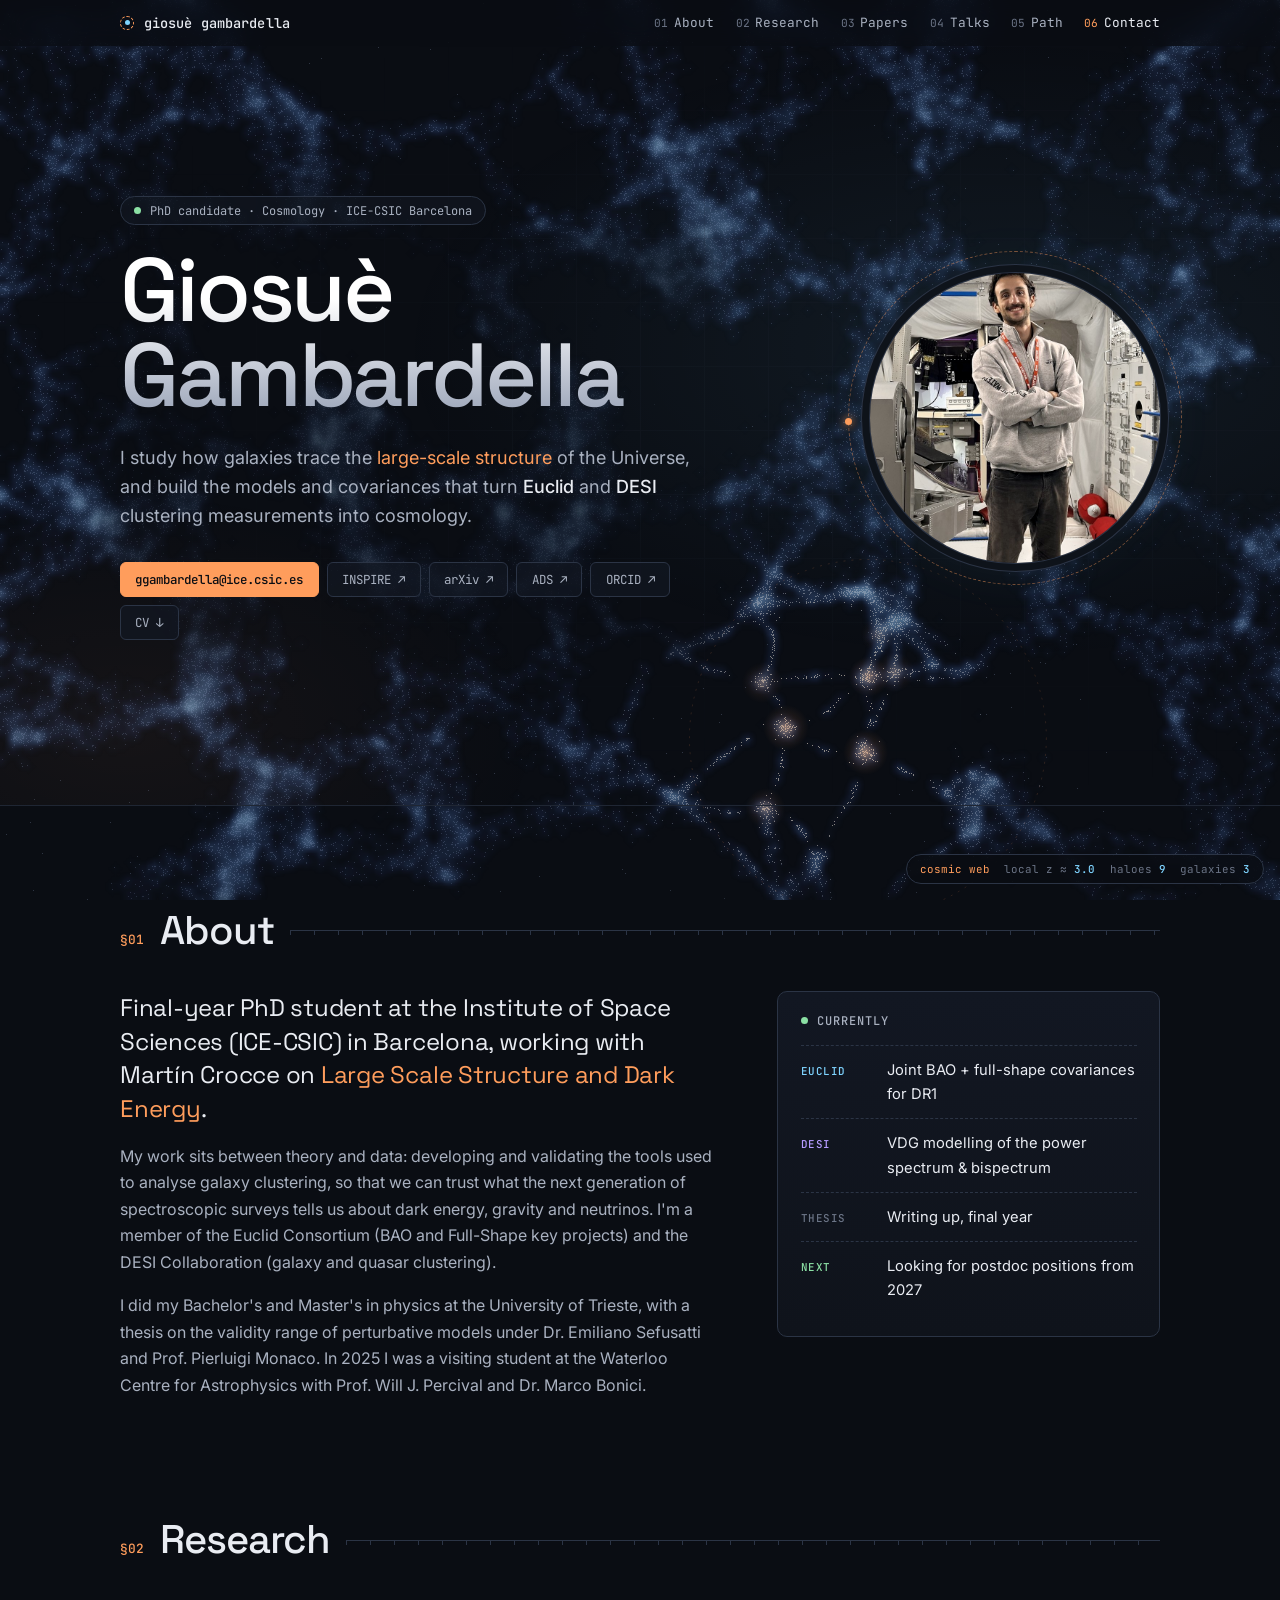
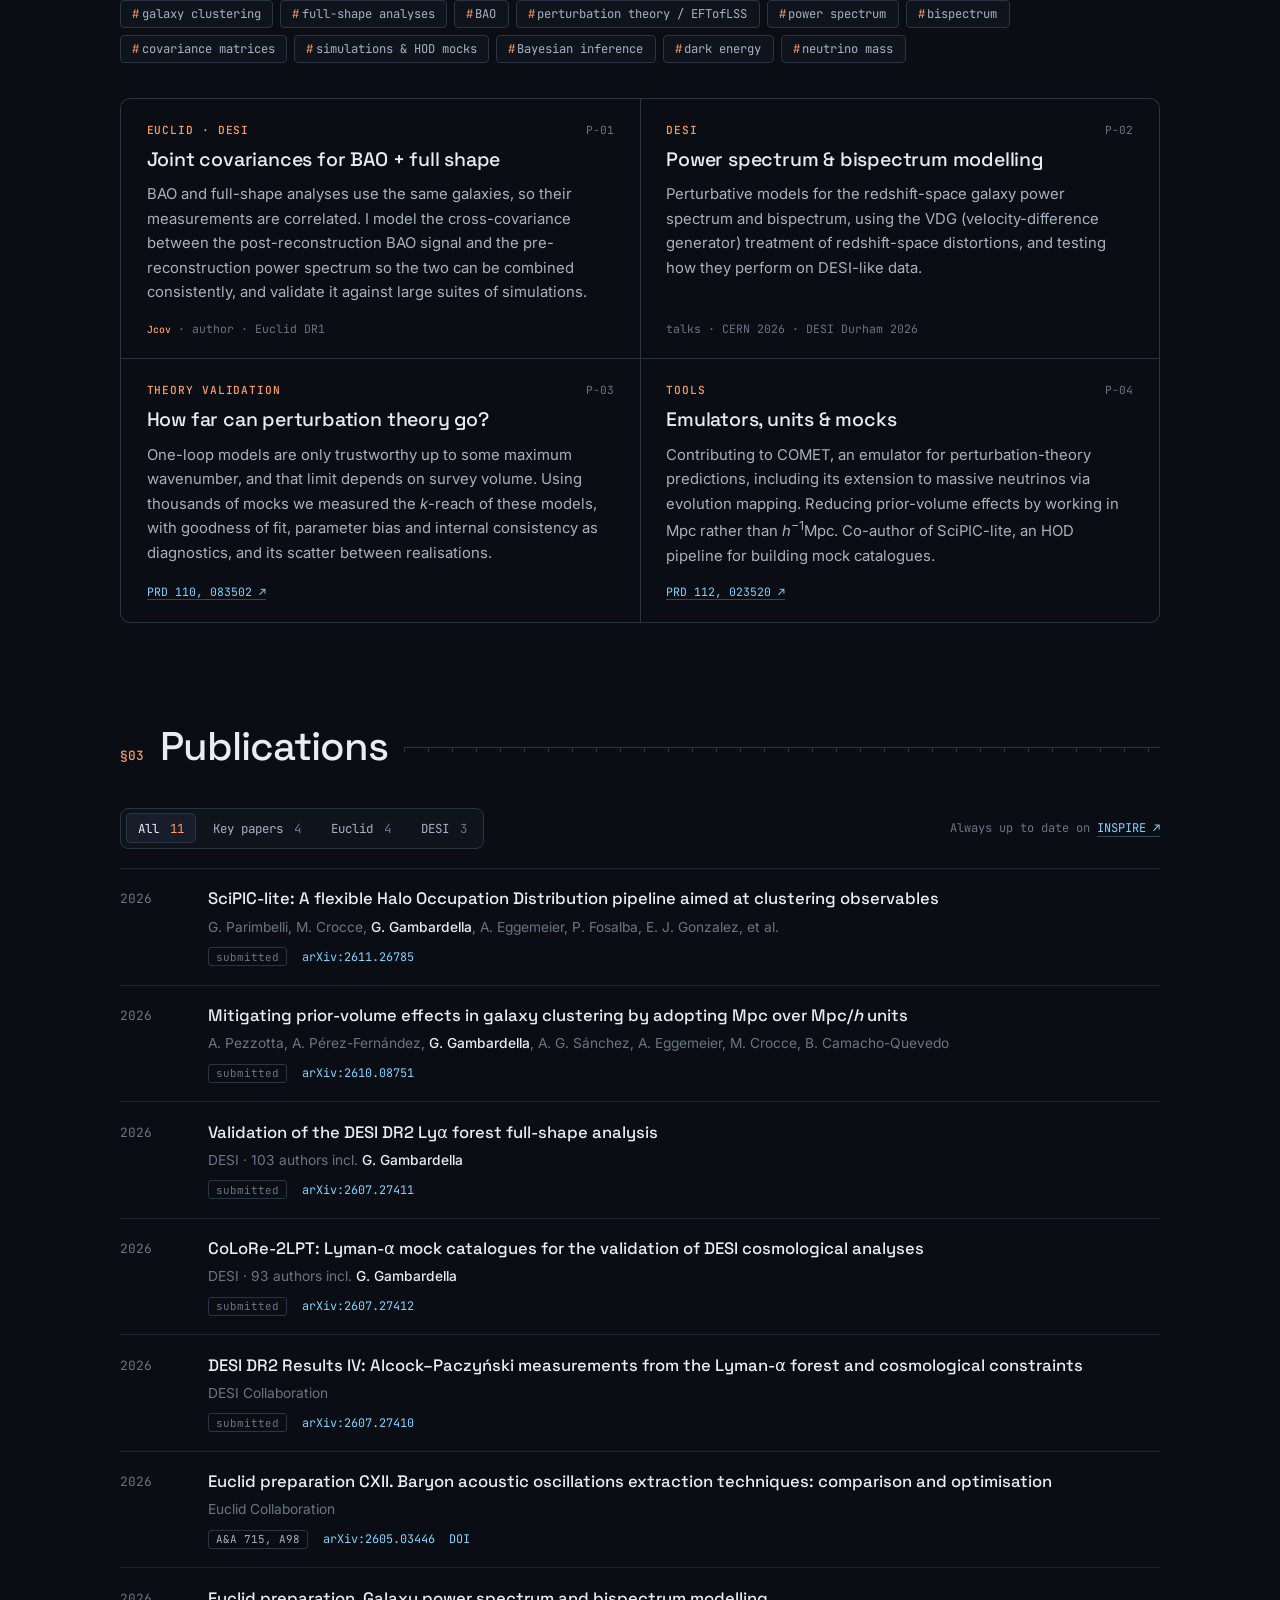
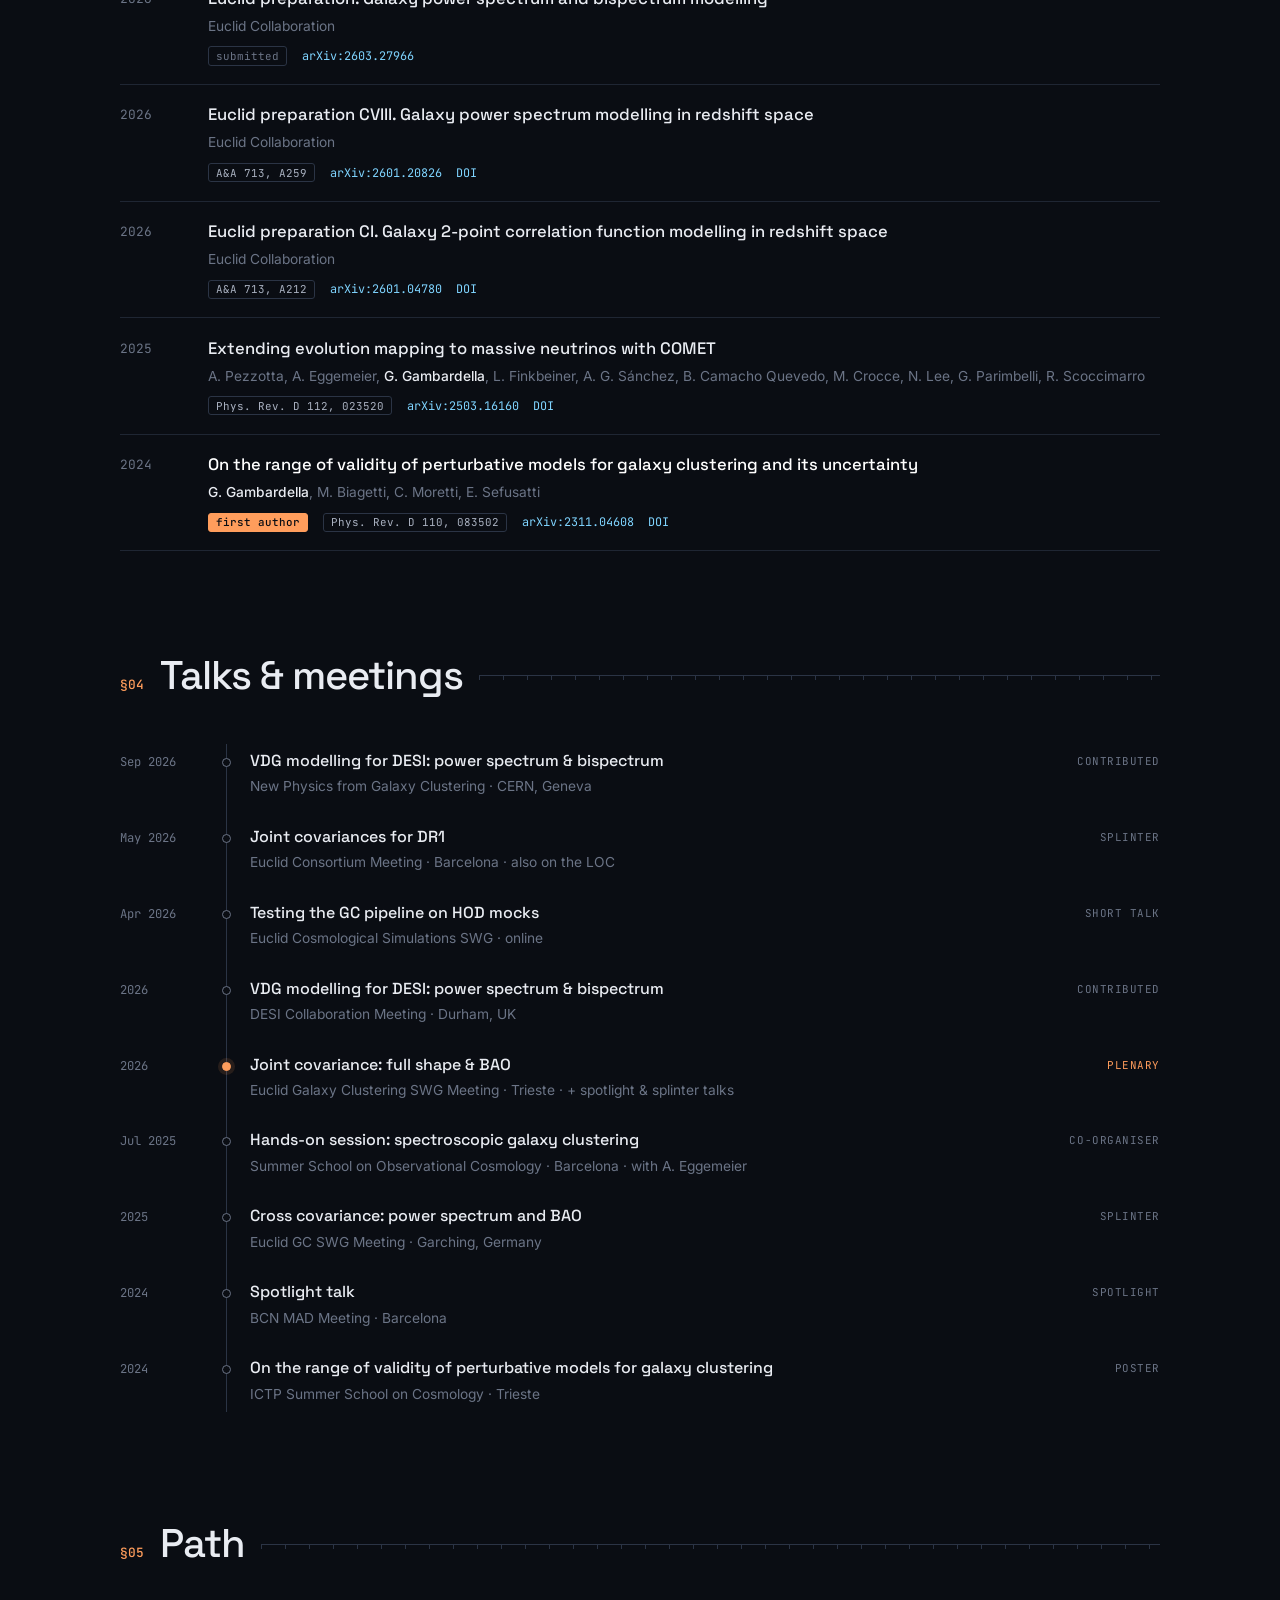
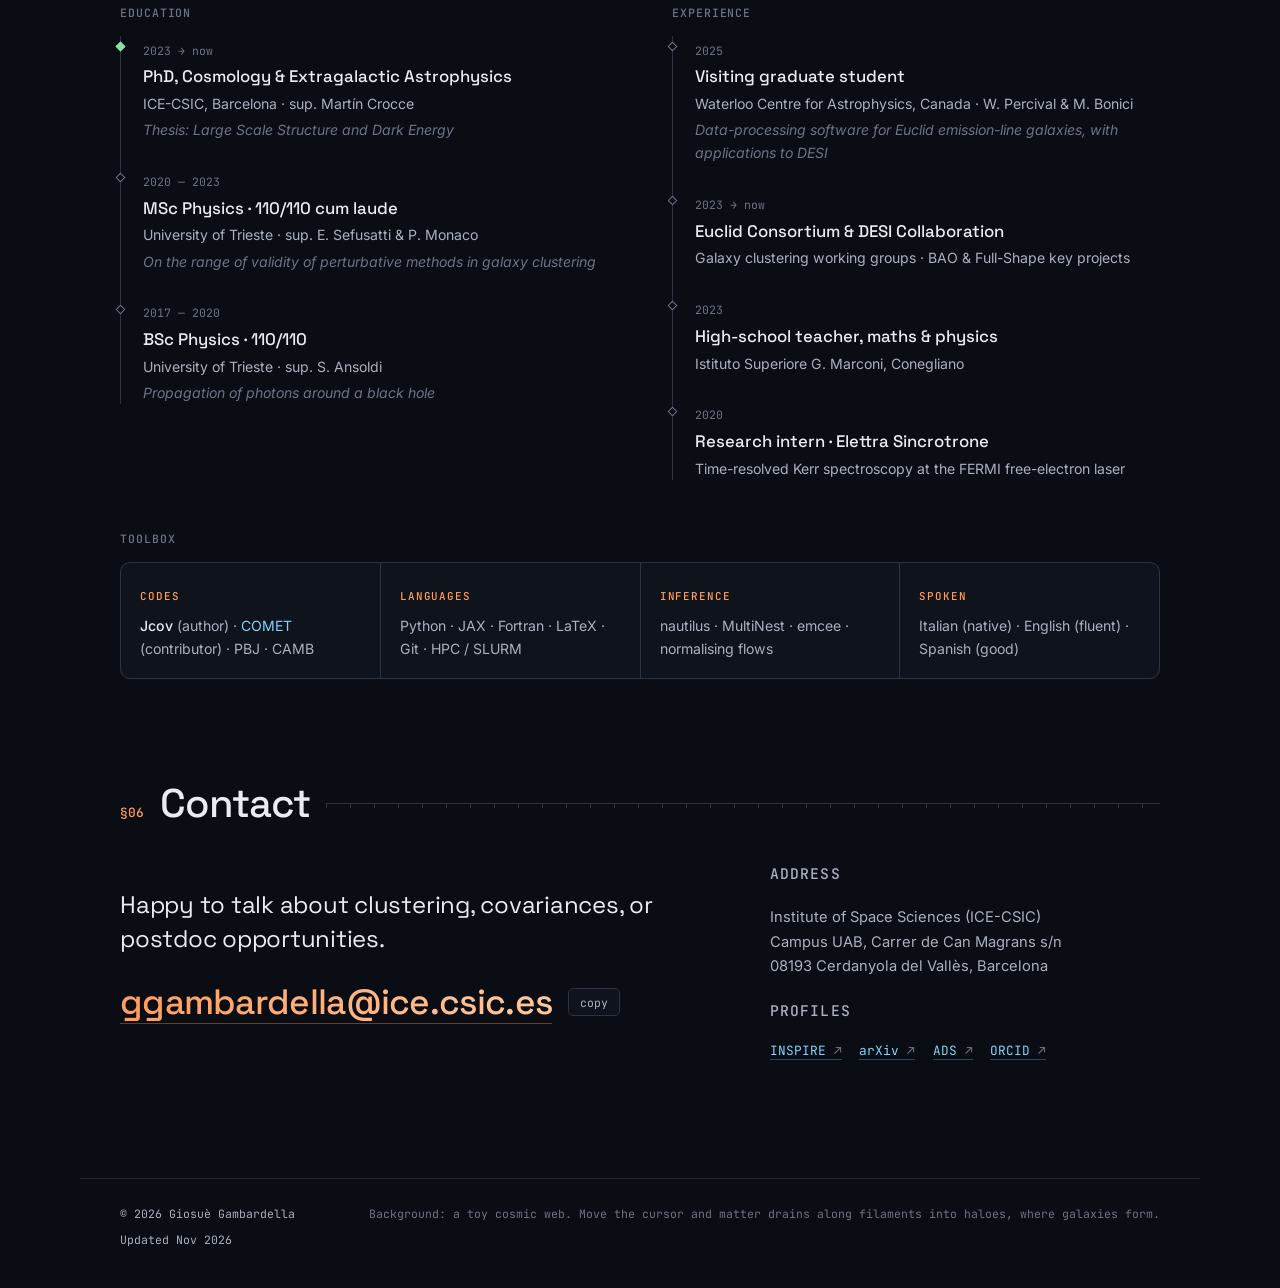
<file: index.html>
<!DOCTYPE html>
<html lang="en">
<head>
  <meta charset="utf-8">
  <meta name="viewport" content="width=device-width, initial-scale=1">
  <title>Giosuè Gambardella · Cosmologist, ICE-CSIC Barcelona</title>
  <meta name="description" content="Giosuè Gambardella (Giosue Gambardella) — PhD candidate in cosmology at ICE-CSIC, Barcelona. Galaxy clustering, perturbation theory and covariances for Euclid and DESI.">
  <meta property="og:title" content="Giosuè Gambardella · Cosmology">
  <meta property="og:description" content="Galaxy clustering, perturbation theory and covariances for Euclid and DESI.">
  <meta property="og:type" content="website">
  <link rel="canonical" href="https://ggambardella.github.io/">
  <meta property="og:url" content="https://ggambardella.github.io/">
  <meta name="author" content="Giosuè Gambardella">
  <!-- Google Search Console: paste your verification tag here, e.g.
  <meta name="google-site-verification" content="..."> -->
  <script type="application/ld+json">
  {
    "@context": "https://schema.org",
    "@type": "Person",
    "name": "Giosuè Gambardella",
    "alternateName": ["Giosue Gambardella", "G. Gambardella"],
    "url": "https://ggambardella.github.io/",
    "image": "https://ggambardella.github.io/profile.jpg",
    "jobTitle": "PhD candidate in Cosmology",
    "email": "mailto:ggambardella@ice.csic.es",
    "affiliation": {
      "@type": "Organization",
      "name": "Institute of Space Sciences (ICE-CSIC)",
      "url": "https://www.ice.csic.es/"
    },
    "alumniOf": { "@type": "CollegeOrUniversity", "name": "University of Trieste" },
    "knowsAbout": ["Cosmology", "Large-scale structure", "Galaxy clustering", "Baryon acoustic oscillations", "Perturbation theory", "Covariance matrices", "Euclid", "DESI"],
    "sameAs": [
      "https://inspirehep.net/authors/2720210",
      "https://orcid.org/0009-0001-1281-1746"
    ]
  }
  </script>
  <meta name="theme-color" content="#0a0d13">
  <link rel="icon" href="data:image/svg+xml,%3Csvg xmlns='http://www.w3.org/2000/svg' viewBox='0 0 32 32'%3E%3Crect width='32' height='32' rx='7' fill='%230a0d13'/%3E%3Ccircle cx='16' cy='16' r='10' fill='none' stroke='%23ff9d5c' stroke-width='1.6' stroke-dasharray='2.5 2.5'/%3E%3Ccircle cx='16' cy='16' r='2.6' fill='%237fd4ff'/%3E%3C/svg%3E">
  <link rel="preconnect" href="https://fonts.googleapis.com">
  <link rel="preconnect" href="https://fonts.gstatic.com" crossorigin>
  <link href="https://fonts.googleapis.com/css2?family=Space+Grotesk:wght@400;500;600&family=Inter:wght@400;500&family=JetBrains+Mono:wght@400;500&display=swap" rel="stylesheet">
  <link rel="stylesheet" href="style.css">
</head>
<!-- Background effect: data-effect="web" (soft cosmic web over the whole page that
     condenses into haloes and galaxies around the cursor) or data-effect="bao"
     (galaxy field + BAO shell probe in the header only). -->
<body data-effect="web">
<canvas id="web" aria-hidden="true"></canvas>
<div class="hud" id="hud" aria-hidden="true"></div>

<div class="progress" aria-hidden="true"><span></span></div>

<header class="topbar">
  <a class="brand" href="#top"><span class="brand-mark"></span>giosuè gambardella</a>
  <nav>
    <a href="#about"><i>01</i>About</a>
    <a href="#research"><i>02</i>Research</a>
    <a href="#publications"><i>03</i>Papers</a>
    <a href="#talks"><i>04</i>Talks</a>
    <a href="#path"><i>05</i>Path</a>
    <a href="#contact"><i>06</i>Contact</a>
  </nav>
</header>

<main id="top">

  <!-- ================= HERO ================= -->
  <section class="hero">
    <canvas id="field" aria-hidden="true"></canvas>
    <div class="hero-grid" aria-hidden="true"></div>

    <div class="hero-inner">
      <div class="hero-text">
        <p class="eyebrow"><span class="pulse"></span>PhD candidate · Cosmology · ICE-CSIC Barcelona</p>
        <h1>Giosuè<br>Gambardella</h1>
        <p class="lede">
          I study how galaxies trace the <em>large-scale structure</em> of the Universe,
          and build the models and covariances that turn <strong>Euclid</strong> and
          <strong>DESI</strong> clustering measurements into cosmology.
        </p>
        <ul class="links">
          <li><a class="btn primary" href="mailto:ggambardella@ice.csic.es">ggambardella@ice.csic.es</a></li>
          <li><a class="btn" href="https://inspirehep.net/authors/2720210">INSPIRE ↗</a></li>
          <li><a class="btn" href="https://arxiv.org/search/?searchtype=author&amp;query=Gambardella%2C+Giosu%C3%A8">arXiv ↗</a></li>
          <li><a class="btn" href="https://ui.adsabs.harvard.edu/search/q=author%3A%22Gambardella%2C%20Giosu%C3%A8%22&amp;sort=date%20desc">ADS ↗</a></li>
          <li><a class="btn" href="https://orcid.org/0009-0001-1281-1746">ORCID ↗</a></li>
          <!-- <li><a class="btn" href="https://github.com/YOUR-USERNAME">GitHub ↗</a></li> -->
          <li><a class="btn" href="Cv_Ggambardella.pdf">CV ↓</a></li>
        </ul>
      </div>

      <figure class="portrait-card">
        <div class="portrait">
          <!-- Photo: profile.jpg in this folder (square works best). -->
          <img src="profile.jpg" alt="Portrait of Giosuè Gambardella" onerror="this.parentElement.classList.add('no-photo'); this.remove();">
          <span class="initials" aria-hidden="true">GG</span>
          <span class="orbit"></span>
        </div>
      </figure>
    </div>

    <div class="readout" id="readout" aria-hidden="true"></div>
  </section>
  <!-- ================= ABOUT ================= -->
  <section class="block" id="about">
    <header class="sec-head"><span class="num">§01</span><h2>About</h2><span class="rule"></span></header>
    <div class="about-grid">
      <div class="prose">
        <p class="big">
          Final-year PhD student at the Institute of Space Sciences (ICE-CSIC) in Barcelona,
          working with Martín Crocce on <em>Large Scale Structure and Dark Energy</em>.
        </p>
        <p>
          My work sits between theory and data: developing and validating the tools used to
          analyse galaxy clustering, so that we can trust what the next generation of
          spectroscopic surveys tells us about dark energy, gravity and neutrinos.
          I'm a member of the Euclid Consortium (BAO and Full-Shape key projects) and the
          DESI Collaboration (galaxy and quasar clustering).
        </p>
        <p>
          I did my Bachelor's and Master's in physics at the University of Trieste, with a
          thesis on the validity range of perturbative models under Dr. Emiliano Sefusatti and
          Prof. Pierluigi Monaco. In 2025 I was a visiting student at the Waterloo Centre for
          Astrophysics with Prof. Will J. Percival and Dr. Marco Bonici.
        </p>
      </div>

      <aside class="now">
        <p class="now-head"><span class="pulse"></span>Currently</p>
        <ul>
          <li><span class="tag c1">Euclid</span>Joint BAO + full-shape covariances for DR1</li>
          <li><span class="tag c2">DESI</span>VDG modelling of the power spectrum &amp; bispectrum</li>
          <li><span class="tag c3">Thesis</span>Writing up, final year</li>
          <li><span class="tag c4">Next</span>Looking for postdoc positions from 2027</li>
        </ul>
      </aside>
    </div>
  </section>

  <!-- ================= RESEARCH ================= -->
  <section class="block" id="research">
    <header class="sec-head"><span class="num">§02</span><h2>Research</h2><span class="rule"></span></header>

    <ul class="tags">
      <li>galaxy clustering</li><li>full-shape analyses</li><li>BAO</li>
      <li>perturbation theory / EFTofLSS</li><li>power spectrum</li><li>bispectrum</li>
      <li>covariance matrices</li><li>simulations &amp; HOD mocks</li>
      <li>Bayesian inference</li><li>dark energy</li><li>neutrino mass</li>
    </ul>


    <div class="projects">
      <article class="project">
        <div class="p-top"><span class="kicker">Euclid · DESI</span><span class="p-id">P-01</span></div>
        <h3>Joint covariances for BAO + full shape</h3>
        <p>
          BAO and full-shape analyses use the same galaxies, so their measurements are
          correlated. I model the cross-covariance between the post-reconstruction BAO signal
          and the pre-reconstruction power spectrum so the two can be combined consistently,
          and validate it against large suites of simulations.
        </p>
        <p class="p-foot"><code>Jcov</code> · author · Euclid DR1</p>
      </article>

      <article class="project">
        <div class="p-top"><span class="kicker">DESI</span><span class="p-id">P-02</span></div>
        <h3>Power spectrum &amp; bispectrum modelling</h3>
        <p>
          Perturbative models for the redshift-space galaxy power spectrum and bispectrum,
          using the VDG (velocity-difference generator) treatment of redshift-space
          distortions, and testing how they perform on DESI-like data.
        </p>
        <p class="p-foot">talks · CERN 2026 · DESI Durham 2026</p>
      </article>

      <article class="project">
        <div class="p-top"><span class="kicker">Theory validation</span><span class="p-id">P-03</span></div>
        <h3>How far can perturbation theory go?</h3>
        <p>
          One-loop models are only trustworthy up to some maximum wavenumber, and that limit
          depends on survey volume. Using thousands of mocks we measured the <i>k</i>-reach of
          these models, with goodness of fit, parameter bias and internal consistency as
          diagnostics, and its scatter between realisations.
        </p>
        <p class="p-foot"><a href="https://arxiv.org/abs/2311.04608">PRD 110, 083502 ↗</a></p>
      </article>

      <article class="project">
        <div class="p-top"><span class="kicker">Tools</span><span class="p-id">P-04</span></div>
        <h3>Emulators, units &amp; mocks</h3>
        <p>
          Contributing to COMET, an emulator for perturbation-theory predictions, including
          its extension to massive neutrinos via evolution mapping. Reducing prior-volume
          effects by working in Mpc rather than <i>h</i><sup>−1</sup>Mpc. Co-author of
          SciPIC-lite, an HOD pipeline for building mock catalogues.
        </p>
        <p class="p-foot"><a href="https://arxiv.org/abs/2503.16160">PRD 112, 023520 ↗</a></p>
      </article>
    </div>
  </section>

  <!-- ================= PUBLICATIONS ================= -->
  <section class="block" id="publications">
    <header class="sec-head"><span class="num">§03</span><h2>Publications</h2><span class="rule"></span></header>

    <div class="pub-bar">
      <div class="filters" role="tablist">
        <button class="on" data-f="all">All <i>11</i></button>
        <button data-f="key">Key papers <i>4</i></button>
        <button data-f="euclid">Euclid <i>4</i></button>
        <button data-f="desi">DESI <i>3</i></button>
      </div>
      <p class="pub-src">Always up to date on <a href="https://inspirehep.net/authors/2720210">INSPIRE ↗</a></p>
    </div>

    <ol class="pubs">
      <li data-k="key">
        <span class="yr">2026</span>
        <div>
          <p class="title">SciPIC-lite: A flexible Halo Occupation Distribution pipeline aimed at clustering observables</p>
          <p class="authors">G. Parimbelli, M. Crocce, <b>G. Gambardella</b>, A. Eggemeier, P. Fosalba, E. J. Gonzalez, et al.</p>
          <p class="meta"><span class="badge">submitted</span><a href="https://arxiv.org/abs/2611.26785">arXiv:2611.26785</a></p>
        </div>
      </li>
      <li data-k="key">
        <span class="yr">2026</span>
        <div>
          <p class="title">Mitigating prior-volume effects in galaxy clustering by adopting Mpc over Mpc/<i>h</i> units</p>
          <p class="authors">A. Pezzotta, A. Pérez-Fernández, <b>G. Gambardella</b>, A. G. Sánchez, A. Eggemeier, M. Crocce, B. Camacho-Quevedo</p>
          <p class="meta"><span class="badge">submitted</span><a href="https://arxiv.org/abs/2610.08751">arXiv:2610.08751</a></p>
        </div>
      </li>
      <li data-k="desi">
        <span class="yr">2026</span>
        <div>
          <p class="title">Validation of the DESI DR2 Lyα forest full-shape analysis</p>
          <p class="authors">DESI · 103 authors incl. <b>G. Gambardella</b></p>
          <p class="meta"><span class="badge">submitted</span><a href="https://arxiv.org/abs/2607.27411">arXiv:2607.27411</a></p>
        </div>
      </li>
      <li data-k="desi">
        <span class="yr">2026</span>
        <div>
          <p class="title">CoLoRe-2LPT: Lyman-α mock catalogues for the validation of DESI cosmological analyses</p>
          <p class="authors">DESI · 93 authors incl. <b>G. Gambardella</b></p>
          <p class="meta"><span class="badge">submitted</span><a href="https://arxiv.org/abs/2607.27412">arXiv:2607.27412</a></p>
        </div>
      </li>
      <li data-k="desi">
        <span class="yr">2026</span>
        <div>
          <p class="title">DESI DR2 Results IV: Alcock–Paczyński measurements from the Lyman-α forest and cosmological constraints</p>
          <p class="authors">DESI Collaboration</p>
          <p class="meta"><span class="badge">submitted</span><a href="https://arxiv.org/abs/2607.27410">arXiv:2607.27410</a></p>
        </div>
      </li>
      <li data-k="euclid">
        <span class="yr">2026</span>
        <div>
          <p class="title">Euclid preparation CXII. Baryon acoustic oscillations extraction techniques: comparison and optimisation</p>
          <p class="authors">Euclid Collaboration</p>
          <p class="meta"><span class="badge j">A&amp;A 715, A98</span><a href="https://arxiv.org/abs/2605.03446">arXiv:2605.03446</a><a href="https://doi.org/10.1051/0004-6361/202660781">DOI</a></p>
        </div>
      </li>
      <li data-k="euclid">
        <span class="yr">2026</span>
        <div>
          <p class="title">Euclid preparation. Galaxy power spectrum and bispectrum modelling</p>
          <p class="authors">Euclid Collaboration</p>
          <p class="meta"><span class="badge">submitted</span><a href="https://arxiv.org/abs/2603.27966">arXiv:2603.27966</a></p>
        </div>
      </li>
      <li data-k="euclid">
        <span class="yr">2026</span>
        <div>
          <p class="title">Euclid preparation CVIII. Galaxy power spectrum modelling in redshift space</p>
          <p class="authors">Euclid Collaboration</p>
          <p class="meta"><span class="badge j">A&amp;A 713, A259</span><a href="https://arxiv.org/abs/2601.20826">arXiv:2601.20826</a><a href="https://doi.org/10.1051/0004-6361/202659593">DOI</a></p>
        </div>
      </li>
      <li data-k="euclid">
        <span class="yr">2026</span>
        <div>
          <p class="title">Euclid preparation CI. Galaxy 2-point correlation function modelling in redshift space</p>
          <p class="authors">Euclid Collaboration</p>
          <p class="meta"><span class="badge j">A&amp;A 713, A212</span><a href="https://arxiv.org/abs/2601.04780">arXiv:2601.04780</a><a href="https://doi.org/10.1051/0004-6361/202658887">DOI</a></p>
        </div>
      </li>
      <li data-k="key">
        <span class="yr">2025</span>
        <div>
          <p class="title">Extending evolution mapping to massive neutrinos with COMET</p>
          <p class="authors">A. Pezzotta, A. Eggemeier, <b>G. Gambardella</b>, L. Finkbeiner, A. G. Sánchez, B. Camacho Quevedo, M. Crocce, N. Lee, G. Parimbelli, R. Scoccimarro</p>
          <p class="meta"><span class="badge j">Phys. Rev. D 112, 023520</span><a href="https://arxiv.org/abs/2503.16160">arXiv:2503.16160</a><a href="https://doi.org/10.1103/vy3h-p92n">DOI</a></p>
        </div>
      </li>
      <li data-k="key" class="first">
        <span class="yr">2024</span>
        <div>
          <p class="title">On the range of validity of perturbative models for galaxy clustering and its uncertainty</p>
          <p class="authors"><b>G. Gambardella</b>, M. Biagetti, C. Moretti, E. Sefusatti</p>
          <p class="meta"><span class="badge lead">first author</span><span class="badge j">Phys. Rev. D 110, 083502</span><a href="https://arxiv.org/abs/2311.04608">arXiv:2311.04608</a><a href="https://doi.org/10.1103/PhysRevD.110.083502">DOI</a></p>
        </div>
      </li>
    </ol>
  </section>

  <!-- ================= TALKS ================= -->
  <section class="block" id="talks">
    <header class="sec-head"><span class="num">§04</span><h2>Talks &amp; meetings</h2><span class="rule"></span></header>
    <ol class="timeline">
      <li><span class="when">Sep 2026</span><div><b>VDG modelling for DESI: power spectrum &amp; bispectrum</b><span>New Physics from Galaxy Clustering · CERN, Geneva</span></div><em>contributed</em></li>
      <li><span class="when">May 2026</span><div><b>Joint covariances for DR1</b><span>Euclid Consortium Meeting · Barcelona · also on the LOC</span></div><em>splinter</em></li>
      <li><span class="when">Apr 2026</span><div><b>Testing the GC pipeline on HOD mocks</b><span>Euclid Cosmological Simulations SWG · online</span></div><em>short talk</em></li>
      <li><span class="when">2026</span><div><b>VDG modelling for DESI: power spectrum &amp; bispectrum</b><span>DESI Collaboration Meeting · Durham, UK</span></div><em>contributed</em></li>
      <li class="hl"><span class="when">2026</span><div><b>Joint covariance: full shape &amp; BAO</b><span>Euclid Galaxy Clustering SWG Meeting · Trieste · + spotlight &amp; splinter talks</span></div><em>plenary</em></li>
      <li><span class="when">Jul 2025</span><div><b>Hands-on session: spectroscopic galaxy clustering</b><span>Summer School on Observational Cosmology · Barcelona · with A. Eggemeier</span></div><em>co-organiser</em></li>
      <li><span class="when">2025</span><div><b>Cross covariance: power spectrum and BAO</b><span>Euclid GC SWG Meeting · Garching, Germany</span></div><em>splinter</em></li>
      <li><span class="when">2024</span><div><b>Spotlight talk</b><span>BCN MAD Meeting · Barcelona</span></div><em>spotlight</em></li>
      <li><span class="when">2024</span><div><b>On the range of validity of perturbative models for galaxy clustering</b><span>ICTP Summer School on Cosmology · Trieste</span></div><em>poster</em></li>
    </ol>
  </section>

  <!-- ================= PATH ================= -->
  <section class="block" id="path">
    <header class="sec-head"><span class="num">§05</span><h2>Path</h2><span class="rule"></span></header>
    <div class="path">
      <div class="path-col">
        <p class="col-title">Education</p>
        <div class="step now-step">
          <span class="dates">2023 → now</span>
          <h3>PhD, Cosmology &amp; Extragalactic Astrophysics</h3>
          <p>ICE-CSIC, Barcelona · sup. Martín Crocce</p>
          <p class="dim">Thesis: Large Scale Structure and Dark Energy</p>
        </div>
        <div class="step">
          <span class="dates">2020 — 2023</span>
          <h3>MSc Physics · 110/110 cum laude</h3>
          <p>University of Trieste · sup. E. Sefusatti &amp; P. Monaco</p>
          <p class="dim">On the range of validity of perturbative methods in galaxy clustering</p>
        </div>
        <div class="step">
          <span class="dates">2017 — 2020</span>
          <h3>BSc Physics · 110/110</h3>
          <p>University of Trieste · sup. S. Ansoldi</p>
          <p class="dim">Propagation of photons around a black hole</p>
        </div>
      </div>
      <div class="path-col">
        <p class="col-title">Experience</p>
        <div class="step">
          <span class="dates">2025</span>
          <h3>Visiting graduate student</h3>
          <p>Waterloo Centre for Astrophysics, Canada · W. Percival &amp; M. Bonici</p>
          <p class="dim">Data-processing software for Euclid emission-line galaxies, with applications to DESI</p>
        </div>
        <div class="step">
          <span class="dates">2023 → now</span>
          <h3>Euclid Consortium &amp; DESI Collaboration</h3>
          <p>Galaxy clustering working groups · BAO &amp; Full-Shape key projects</p>
        </div>
        <div class="step">
          <span class="dates">2023</span>
          <h3>High-school teacher, maths &amp; physics</h3>
          <p>Istituto Superiore G. Marconi, Conegliano</p>
        </div>
        <div class="step">
          <span class="dates">2020</span>
          <h3>Research intern · Elettra Sincrotrone</h3>
          <p>Time-resolved Kerr spectroscopy at the FERMI free-electron laser</p>
        </div>
      </div>
    </div>

    <div class="toolbox">
      <p class="col-title">Toolbox</p>
      <div class="tool-grid">
        <div><span>codes</span><p><b>Jcov</b> (author) · <a href="https://comet-emu.readthedocs.io/">COMET</a> (contributor) · PBJ · CAMB</p></div>
        <div><span>languages</span><p>Python · JAX · Fortran · LaTeX · Git · HPC / SLURM</p></div>
        <div><span>inference</span><p>nautilus · MultiNest · emcee · normalising flows</p></div>
        <div><span>spoken</span><p>Italian (native) · English (fluent) · Spanish (good)</p></div>
      </div>
    </div>
  </section>

  <!-- ================= CONTACT ================= -->
  <section class="block contact" id="contact">
    <header class="sec-head"><span class="num">§06</span><h2>Contact</h2><span class="rule"></span></header>
    <div class="contact-grid">
      <div>
        <p class="big">Happy to talk about clustering, covariances, or postdoc opportunities.</p>
        <div class="mail-row">
          <a class="mail" href="mailto:ggambardella@ice.csic.es">ggambardella@ice.csic.es</a>
          <button class="copy" data-copy="ggambardella@ice.csic.es">copy</button>
        </div>
      </div>
      <div class="addr">
        <p class="col-title">Address</p>
        <p>Institute of Space Sciences (ICE-CSIC)<br>Campus UAB, Carrer de Can Magrans s/n<br>08193 Cerdanyola del Vallès, Barcelona</p>
        <p class="col-title">Profiles</p>
        <p class="plinks">
          <a href="https://inspirehep.net/authors/2720210">INSPIRE</a>
          <a href="https://arxiv.org/search/?searchtype=author&amp;query=Gambardella%2C+Giosu%C3%A8">arXiv</a>
          <a href="https://ui.adsabs.harvard.edu/search/q=author%3A%22Gambardella%2C%20Giosu%C3%A8%22&amp;sort=date%20desc">ADS</a>
          <a href="https://orcid.org/0009-0001-1281-1746">ORCID</a>
        </p>
      </div>
    </div>
  </section>

</main>

<footer>
  <span>© <span id="year">2026</span> Giosuè Gambardella</span>
  <span class="dim" id="fx-note"></span>
  <span>Updated Nov 2026</span>
</footer>

<script src="main.js"></script>
</body>
</html>
</file>
<file: style.css>
/* ============ tokens ============ */
:root {
  --bg: #0a0d13;
  --bg-2: #0f131b;
  --panel: #121722;
  --panel-2: #171d2a;
  --line: #1f2633;
  --line-2: #2b3445;
  --ink: #e9ecf2;
  --ink-2: #a9b1c0;
  --ink-3: #6b7486;
  --hot: #ff9d5c;      /* signal / accent */
  --cool: #7fd4ff;     /* data */
  --violet: #b59cff;
  --green: #8be0a4;
  --hot-a: rgba(255, 157, 92, .12);
  --cool-a: rgba(127, 212, 255, .10);

  --display: "Space Grotesk", system-ui, sans-serif;
  --sans: "Inter", system-ui, -apple-system, "Segoe UI", sans-serif;
  --mono: "JetBrains Mono", ui-monospace, "SF Mono", Menlo, monospace;

  --max: 1120px;
  --pad: clamp(1.25rem, 4vw, 2.5rem);
}

/* ============ base ============ */
*, *::before, *::after { box-sizing: border-box; }
html { scroll-behavior: smooth; scroll-padding-top: 70px; }
@media (prefers-reduced-motion: reduce) { html { scroll-behavior: auto; } }

body {
  margin: 0;
  background: var(--bg);
  color: var(--ink);
  font: 400 16px/1.65 var(--sans);
  -webkit-font-smoothing: antialiased;
}
::selection { background: var(--hot); color: var(--bg); }

a { color: inherit; text-decoration: none; transition: color .15s; }
p a, .meta a, figcaption a, .p-foot a, .pub-src a, .tool-grid a {
  color: var(--cool);
  border-bottom: 1px solid rgba(127, 212, 255, .3);
}
p a:hover, .meta a:hover, figcaption a:hover, .p-foot a:hover, .pub-src a:hover { color: var(--hot); border-color: var(--hot); }
:focus-visible { outline: 2px solid var(--hot); outline-offset: 3px; border-radius: 3px; }

code { font: 500 .85em var(--mono); color: var(--hot); }
em { font-style: normal; color: var(--hot); }
.dim { color: var(--ink-3); }

/* ============ progress + topbar ============ */
.progress { position: fixed; inset: 0 0 auto 0; height: 2px; z-index: 30; }
.progress span {
  display: block; height: 100%; width: 0;
  background: linear-gradient(90deg, var(--cool), var(--hot));
}

.topbar {
  position: sticky; top: 0; z-index: 20;
  display: flex; align-items: center; justify-content: space-between; gap: 1rem;
  padding: .85rem max(var(--pad), calc((100vw - var(--max)) / 2 + var(--pad)));
  background: rgba(10, 13, 19, .72);
  backdrop-filter: blur(14px) saturate(140%);
  -webkit-backdrop-filter: blur(14px) saturate(140%);
  border-bottom: 1px solid transparent;
  transition: border-color .2s;
}
.topbar.scrolled { border-bottom-color: var(--line); }
.brand { display: flex; align-items: center; gap: .6rem; font: 500 .85rem var(--mono); letter-spacing: .01em; }
.brand-mark {
  width: 14px; height: 14px; border-radius: 50%;
  border: 1.5px dashed var(--hot);
  position: relative;
}
.brand-mark::after {
  content: ""; position: absolute; inset: 3.5px; border-radius: 50%; background: var(--cool);
}
.topbar nav { display: flex; gap: 1.35rem; }
.topbar nav a { font: 400 .8rem var(--mono); color: var(--ink-2); }
.topbar nav a i { font-style: normal; color: var(--ink-3); margin-right: .35rem; font-size: .7rem; }
.topbar nav a:hover, .topbar nav a.active { color: var(--ink); }
.topbar nav a.active i { color: var(--hot); }

/* ============ hero ============ */
.hero {
  position: relative;
  min-height: min(92vh, 760px);
  display: flex; align-items: center;
  overflow: hidden;
  border-bottom: 1px solid var(--line);
  background:
    radial-gradient(1000px 520px at 78% 40%, rgba(127, 212, 255, .07), transparent 60%),
    radial-gradient(700px 400px at 10% 90%, rgba(255, 157, 92, .05), transparent 60%);
}
#field { position: absolute; inset: 0; width: 100%; height: 100%; cursor: crosshair; }
.hero-grid {
  position: absolute; inset: 0; pointer-events: none;
  background-image:
    linear-gradient(var(--line) 1px, transparent 1px),
    linear-gradient(90deg, var(--line) 1px, transparent 1px);
  background-size: 64px 64px;
  opacity: .35;
  mask-image: radial-gradient(ellipse at 70% 45%, #000 10%, transparent 70%);
  -webkit-mask-image: radial-gradient(ellipse at 70% 45%, #000 10%, transparent 70%);
}
.hero-inner {
  position: relative;
  width: 100%; max-width: var(--max);
  margin: 0 auto;
  padding: 5rem var(--pad) 6rem;
  display: grid;
  grid-template-columns: 1.5fr 1fr;
  gap: clamp(2rem, 6vw, 5rem);
  align-items: center;
  pointer-events: none;
}
.hero-inner a, .hero-inner button { pointer-events: auto; }

.eyebrow {
  display: inline-flex; align-items: center; gap: .6rem;
  margin: 0 0 1.4rem;
  padding: .35rem .8rem;
  font: 400 .75rem var(--mono);
  color: var(--ink-2);
  background: rgba(18, 23, 34, .7);
  border: 1px solid var(--line-2);
  border-radius: 999px;
}
.pulse {
  width: 7px; height: 7px; border-radius: 50%;
  background: var(--green);
  box-shadow: 0 0 0 0 rgba(139, 224, 164, .6);
  animation: pulse 2.4s infinite;
  flex: none;
}
@keyframes pulse {
  0% { box-shadow: 0 0 0 0 rgba(139, 224, 164, .55); }
  70% { box-shadow: 0 0 0 8px rgba(139, 224, 164, 0); }
  100% { box-shadow: 0 0 0 0 rgba(139, 224, 164, 0); }
}
@media (prefers-reduced-motion: reduce) { .pulse { animation: none; } }

h1 {
  margin: 0;
  font: 500 clamp(3rem, 8vw, 5.6rem)/.95 var(--display);
  letter-spacing: -.035em;
  background: linear-gradient(180deg, #fff 30%, #9aa4b8);
  -webkit-background-clip: text; background-clip: text;
  color: transparent;
}
.lede {
  max-width: 33em;
  margin: 1.6rem 0 2rem;
  font-size: 1.13rem;
  line-height: 1.6;
  color: var(--ink-2);
}
.lede strong { color: var(--ink); font-weight: 500; }

.links { list-style: none; margin: 0; padding: 0; display: flex; flex-wrap: wrap; gap: .5rem; }
.btn {
  display: inline-block;
  padding: .5rem .9rem;
  font: 400 .78rem var(--mono);
  color: var(--ink-2);
  background: rgba(18, 23, 34, .75);
  border: 1px solid var(--line-2);
  border-radius: 6px;
  transition: all .15s;
}
.btn:hover { color: var(--ink); border-color: var(--cool); background: var(--cool-a); }
.btn.primary { color: var(--bg); background: var(--hot); border-color: var(--hot); font-weight: 500; }
.btn.primary:hover { background: #ffb380; color: var(--bg); }

/* portrait: framed like a detector cut-out */
.portrait-card { margin: 0; justify-self: end; width: min(100%, 290px); }
.portrait {
  position: relative;
  aspect-ratio: 1;
  border-radius: 50%;
  background: var(--panel);
  box-shadow: 0 0 0 1px var(--line-2), 0 0 0 8px rgba(10, 13, 19, .85), 0 0 0 9px var(--line-2),
              0 0 60px rgba(127, 212, 255, .08);
}
.portrait img {
  width: 100%; height: 100%; object-fit: cover; display: block;
  border-radius: 50%;
  filter: grayscale(.15) contrast(1.03);
}
.portrait .initials { display: none; }
.portrait.no-photo .initials {
  display: grid; place-items: center; height: 100%;
  font: 500 3.4rem var(--display); color: var(--ink-3);
  border-radius: 50%;
  background: repeating-linear-gradient(45deg, transparent 0 9px, rgba(255,255,255,.025) 9px 10px);
}
/* a thin dashed orbit with a small "satellite" going round the photo */
.orbit {
  position: absolute; inset: -22px;
  border-radius: 50%;
  border: 1px dashed rgba(255, 157, 92, .45);
  animation: orbit 40s linear infinite;
  pointer-events: none;
}
.orbit::after {
  content: ""; position: absolute; top: 50%; left: -4px;
  width: 7px; height: 7px; border-radius: 50%;
  background: var(--hot); box-shadow: 0 0 10px var(--hot);
}
@keyframes orbit { to { transform: rotate(360deg); } }
@media (prefers-reduced-motion: reduce) { .orbit { animation: none; } }

.readout {
  position: absolute; left: 0; right: 0; bottom: 0;
  display: flex; flex-wrap: wrap; gap: .4rem 1.6rem;
  padding: .7rem max(var(--pad), calc((100vw - var(--max)) / 2 + var(--pad)));
  font: 400 .72rem var(--mono); color: var(--ink-3);
  border-top: 1px solid var(--line);
  background: rgba(10, 13, 19, .6);
  backdrop-filter: blur(6px);
  pointer-events: none;
}
.readout .k { color: var(--hot); }
.readout b { color: var(--cool); font-weight: 500; }
.readout .hint { margin-left: auto; }

/* ============ stats ============ */
.stats {
  max-width: var(--max); margin: 0 auto;
  display: grid; grid-template-columns: repeat(4, 1fr);
  border-left: 1px solid var(--line);
}
.stats > div {
  display: flex; align-items: center; gap: .9rem;
  padding: 1.6rem var(--pad);
  border-right: 1px solid var(--line);
  border-bottom: 1px solid var(--line);
}
.stats b { font: 500 2.4rem/1 var(--display); color: var(--ink); letter-spacing: -.03em; }
.stats span { font: 400 .72rem/1.35 var(--mono); color: var(--ink-3); text-transform: uppercase; letter-spacing: .05em; }

/* ============ sections ============ */
.block { max-width: var(--max); margin: 0 auto; padding: clamp(4rem, 8vw, 6.5rem) var(--pad) 0; }
.block:last-of-type { padding-bottom: clamp(4rem, 8vw, 6rem); }

.sec-head { display: flex; align-items: baseline; gap: 1rem; margin-bottom: 2.4rem; }
.sec-head .num { font: 500 .8rem var(--mono); color: var(--hot); }
.sec-head h2 { margin: 0; font: 500 clamp(1.8rem, 3.6vw, 2.5rem)/1.1 var(--display); letter-spacing: -.025em; }
.sec-head .rule {
  flex: 1; height: 9px; align-self: center;
  /* a ruler: long line with tick marks */
  background:
    linear-gradient(var(--line-2), var(--line-2)) left center / 100% 1px no-repeat,
    repeating-linear-gradient(90deg, var(--line-2) 0 1px, transparent 1px 24px) left bottom / 100% 5px no-repeat;
}

.col-title {
  margin: 0 0 1rem;
  font: 500 .72rem var(--mono); letter-spacing: .08em; text-transform: uppercase;
  color: var(--ink-3);
}

/* about */
.about-grid { display: grid; grid-template-columns: 1.55fr 1fr; gap: clamp(2rem, 5vw, 4rem); align-items: start; }
.prose p { margin: 0 0 1.1rem; color: var(--ink-2); max-width: 40em; }
.prose p.big, .big {
  font: 400 clamp(1.25rem, 2.3vw, 1.5rem)/1.4 var(--display);
  color: var(--ink); letter-spacing: -.01em;
}
.now {
  position: sticky; top: 90px;
  background: linear-gradient(180deg, var(--panel), var(--bg-2));
  border: 1px solid var(--line-2);
  border-radius: 10px;
  padding: 1.3rem 1.4rem;
}
.now-head { display: flex; align-items: center; gap: .6rem; margin: 0 0 1rem; font: 500 .75rem var(--mono); text-transform: uppercase; letter-spacing: .08em; color: var(--ink-2); }
.now ul { list-style: none; margin: 0; padding: 0; }
.now li {
  display: grid; grid-template-columns: 4.6rem 1fr; gap: .8rem; align-items: baseline;
  padding: .75rem 0; border-top: 1px dashed var(--line-2);
  font-size: .92rem; color: var(--ink);
}
.tag { font: 500 .68rem var(--mono); text-transform: uppercase; letter-spacing: .05em; }
.tag.c1 { color: var(--cool); } .tag.c2 { color: var(--violet); }
.tag.c3 { color: var(--ink-3); } .tag.c4 { color: var(--green); }

/* research */
.tags { list-style: none; margin: 0 0 2.2rem; padding: 0; display: flex; flex-wrap: wrap; gap: .45rem; }
.tags li {
  padding: .3rem .7rem;
  font: 400 .76rem var(--mono); color: var(--ink-2);
  border: 1px solid var(--line-2); border-radius: 4px;
  background: var(--bg-2);
}
.tags li::before { content: "#"; color: var(--hot); margin-right: .15rem; }


.projects {
  display: grid; grid-template-columns: repeat(2, 1fr);
  gap: 1px; background: var(--line-2);
  border: 1px solid var(--line-2); border-radius: 10px; overflow: hidden;
}
.project {
  position: relative;
  background: var(--bg);
  padding: 1.5rem 1.6rem 1.4rem;
  display: flex; flex-direction: column;
  transition: background .25s;
}
.project::before {
  content: ""; position: absolute; left: 0; top: 0; height: 2px; width: 0;
  background: linear-gradient(90deg, var(--hot), var(--cool));
  transition: width .4s ease;
}
.project:hover { background: var(--bg-2); }
.project:hover::before { width: 100%; }
.p-top { display: flex; justify-content: space-between; margin-bottom: .6rem; }
.kicker { font: 500 .7rem var(--mono); letter-spacing: .08em; text-transform: uppercase; color: var(--hot); }
.p-id { font: 400 .7rem var(--mono); color: var(--ink-3); }
.project h3 { margin: 0 0 .65rem; font: 500 1.22rem/1.3 var(--display); letter-spacing: -.01em; }
.project p { margin: 0; font-size: .93rem; color: var(--ink-2); }
.project .p-foot {
  margin-top: auto; padding-top: 1rem;
  font: 400 .72rem var(--mono); color: var(--ink-3);
}

/* publications */
.pub-bar { display: flex; flex-wrap: wrap; justify-content: space-between; align-items: center; gap: 1rem; margin-bottom: 1.2rem; }
.filters { display: flex; flex-wrap: wrap; gap: .35rem; padding: .3rem; border: 1px solid var(--line-2); border-radius: 8px; background: var(--bg-2); }
.filters button {
  font: 400 .78rem var(--mono); color: var(--ink-2);
  background: none; border: 0; border-radius: 5px;
  padding: .4rem .75rem; cursor: pointer;
  transition: all .15s;
}
.filters button i { font-style: normal; color: var(--ink-3); margin-left: .25rem; }
.filters button:hover { color: var(--ink); }
.filters button.on { background: var(--panel-2); color: var(--ink); box-shadow: inset 0 0 0 1px var(--line-2); }
.filters button.on i { color: var(--hot); }
.pub-src { margin: 0; font: 400 .75rem var(--mono); color: var(--ink-3); }

.pubs { list-style: none; margin: 0; padding: 0; }
.pubs li {
  display: grid; grid-template-columns: 4.5rem 1fr; gap: 1rem;
  padding: 1.15rem .9rem 1.15rem 0;
  border-top: 1px solid var(--line);
  transition: background .2s;
}
.pubs li:last-child { border-bottom: 1px solid var(--line); }
.pubs li:hover { background: linear-gradient(90deg, transparent, var(--bg-2) 30%); }
.pubs li.hide { display: none; }
.pubs .yr { font: 400 .8rem/1.9 var(--mono); color: var(--ink-3); }
.pubs p { margin: 0; }
.pubs .title { font: 500 1.04rem/1.4 var(--display); color: var(--ink); }
.pubs .authors { margin-top: .3rem; font-size: .86rem; color: var(--ink-3); }
.pubs .authors b { font-weight: 500; color: var(--ink); }
.pubs .meta { display: flex; flex-wrap: wrap; gap: .4rem .9rem; align-items: center; margin-top: .55rem; font: 400 .74rem var(--mono); }
.pubs .meta a { border: 0; }
.badge {
  padding: .1rem .45rem; border-radius: 3px;
  font: 400 .68rem var(--mono); color: var(--ink-3);
  border: 1px solid var(--line-2);
}
.badge.j { color: var(--ink-2); }
.badge.lead { color: var(--bg); background: var(--hot); border-color: var(--hot); font-weight: 500; }
.pubs li.first .title { color: #fff; }

/* talks timeline */
.timeline { list-style: none; margin: 0; padding: 0; position: relative; }
.timeline::before { content: ""; position: absolute; left: 6.6rem; top: .5rem; bottom: .5rem; width: 1px; background: var(--line-2); }
.timeline li {
  position: relative;
  display: grid; grid-template-columns: 6rem 1fr auto; gap: 1.6rem;
  padding: .85rem 0;
}
.timeline li::before {
  content: ""; position: absolute; left: calc(6.6rem - 4px); top: 1.35rem;
  width: 9px; height: 9px; border-radius: 50%;
  background: var(--bg); border: 1.5px solid var(--ink-3);
}
.timeline li.hl::before { border-color: var(--hot); background: var(--hot); box-shadow: 0 0 0 4px var(--hot-a); }
.timeline li:hover::before { border-color: var(--cool); }
.timeline .when { font: 400 .76rem/2 var(--mono); color: var(--ink-3); }
.timeline div { padding-left: .5rem; }
.timeline b { display: block; font: 500 1rem/1.4 var(--display); }
.timeline div span { font-size: .86rem; color: var(--ink-3); }
.timeline em {
  font: 400 .68rem/2.2 var(--mono); text-transform: uppercase; letter-spacing: .05em;
  color: var(--ink-3); white-space: nowrap;
}
.timeline li.hl em { color: var(--hot); }

/* path */
.path { display: grid; grid-template-columns: 1fr 1fr; gap: clamp(2rem, 5vw, 4rem); }
.step { position: relative; padding: 0 0 1.6rem 1.4rem; border-left: 1px solid var(--line-2); }
.step:last-child { padding-bottom: 0; }
.step::before {
  content: ""; position: absolute; left: -4px; top: .45rem;
  width: 7px; height: 7px; background: var(--bg); border: 1.5px solid var(--ink-3); transform: rotate(45deg);
}
.step.now-step::before { border-color: var(--green); background: var(--green); }
.dates { font: 400 .72rem var(--mono); color: var(--ink-3); }
.step h3 { margin: .2rem 0 .25rem; font: 500 1.05rem/1.35 var(--display); }
.step p { margin: 0; font-size: .88rem; color: var(--ink-2); }
.step p.dim { margin-top: .2rem; color: var(--ink-3); font-style: italic; }

.toolbox { margin-top: 3.2rem; }
.tool-grid {
  display: grid; grid-template-columns: repeat(4, 1fr);
  border: 1px solid var(--line-2); border-radius: 10px; overflow: hidden;
  gap: 1px; background: var(--line-2);
}
.tool-grid > div { background: var(--bg-2); padding: 1.1rem 1.2rem; }
.tool-grid span { font: 500 .68rem var(--mono); text-transform: uppercase; letter-spacing: .08em; color: var(--hot); }
.tool-grid p { margin: .45rem 0 0; font-size: .88rem; color: var(--ink-2); }
.tool-grid b { color: var(--ink); font-weight: 500; }
.tool-grid a { border: 0; }

/* contact */
.contact-grid { display: grid; grid-template-columns: 1.5fr 1fr; gap: clamp(2rem, 5vw, 4rem); }
.mail-row { display: flex; flex-wrap: wrap; align-items: center; gap: 1rem; margin-top: 1.6rem; }
.mail {
  font: 500 clamp(1.3rem, 3.4vw, 2.2rem)/1.2 var(--display);
  letter-spacing: -.02em;
  background: linear-gradient(90deg, var(--hot), #ffc79e);
  -webkit-background-clip: text; background-clip: text; color: transparent;
  border-bottom: 1px solid rgba(255, 157, 92, .35);
}
.mail:hover { border-color: var(--hot); }
.copy {
  font: 400 .72rem var(--mono); color: var(--ink-2);
  background: var(--bg-2); border: 1px solid var(--line-2); border-radius: 5px;
  padding: .35rem .7rem; cursor: pointer; transition: all .15s;
}
.copy:hover { color: var(--ink); border-color: var(--cool); }
.copy.done { color: var(--green); border-color: var(--green); }
.addr p { margin: 0 0 1.4rem; font-size: .92rem; color: var(--ink-2); }
.plinks { display: flex; flex-wrap: wrap; gap: .4rem 1.1rem; }
.plinks a { font: 400 .8rem var(--mono); color: var(--cool); }
.plinks a::after { content: " ↗"; color: var(--ink-3); }
.plinks a:hover { color: var(--hot); }

/* footer */
footer {
  max-width: var(--max); margin: 0 auto;
  display: flex; flex-wrap: wrap; justify-content: space-between; gap: .5rem 1.5rem;
  padding: 1.6rem var(--pad) 2.4rem;
  border-top: 1px solid var(--line);
  font: 400 .72rem/1.6 var(--mono); color: var(--ink-2);
}

/* reveal on scroll */
.reveal { opacity: 0; transform: translateY(14px); transition: opacity .7s ease, transform .7s ease; }
.reveal.in { opacity: 1; transform: none; }
@media (prefers-reduced-motion: reduce) { .reveal { opacity: 1; transform: none; transition: none; } }

/* ============ background effects ============ */
#web { position: fixed; inset: 0; width: 100vw; height: 100vh; z-index: 0; pointer-events: none; }
main, footer { position: relative; z-index: 1; }
body[data-effect="web"] #field,
body[data-effect="web"] .readout { display: none; }
body[data-effect="bao"] #web,
body[data-effect="bao"] .hud { display: none; }
body[data-effect="web"] .hero-grid { opacity: .22; }

.hud {
  position: fixed; right: 1rem; bottom: 1rem; z-index: 15;
  display: flex; gap: .9rem; align-items: center;
  padding: .45rem .8rem;
  font: 400 .68rem var(--mono); color: var(--ink-3);
  background: rgba(10, 13, 19, .72);
  border: 1px solid var(--line-2); border-radius: 999px;
  backdrop-filter: blur(8px); -webkit-backdrop-filter: blur(8px);
  pointer-events: none;
}
.hud .k { color: var(--hot); }
.hud b { color: var(--cool); font-weight: 500; }

/* ============ responsive ============ */
@media (max-width: 980px) {
  .topbar nav a i { display: none; }
  .tool-grid { grid-template-columns: repeat(2, 1fr); }
}
@media (max-width: 820px) {
  .hero-inner { grid-template-columns: 1fr; padding-top: 3.5rem; }
  .portrait-card { justify-self: start; width: 160px; order: -1; margin: 22px 0 14px 22px; }
  .about-grid, .contact-grid, .path { grid-template-columns: 1fr; }
    .projects { grid-template-columns: 1fr; }
  .stats { grid-template-columns: repeat(2, 1fr); }
  .topbar nav { display: none; }
  .readout .hint { display: none; }
  .hud { display: none; }
  .now { position: static; }
}
@media (max-width: 560px) {
  .pubs li { grid-template-columns: 1fr; gap: .2rem; }
  .timeline::before, .timeline li::before { display: none; }
  .timeline li { grid-template-columns: 1fr; gap: .1rem; border-top: 1px solid var(--line); }
  .timeline div { padding-left: 0; }
  .tool-grid { grid-template-columns: 1fr; }
  .stats > div { flex-direction: column; align-items: flex-start; gap: .4rem; padding: 1.2rem var(--pad); }
}
</file>
